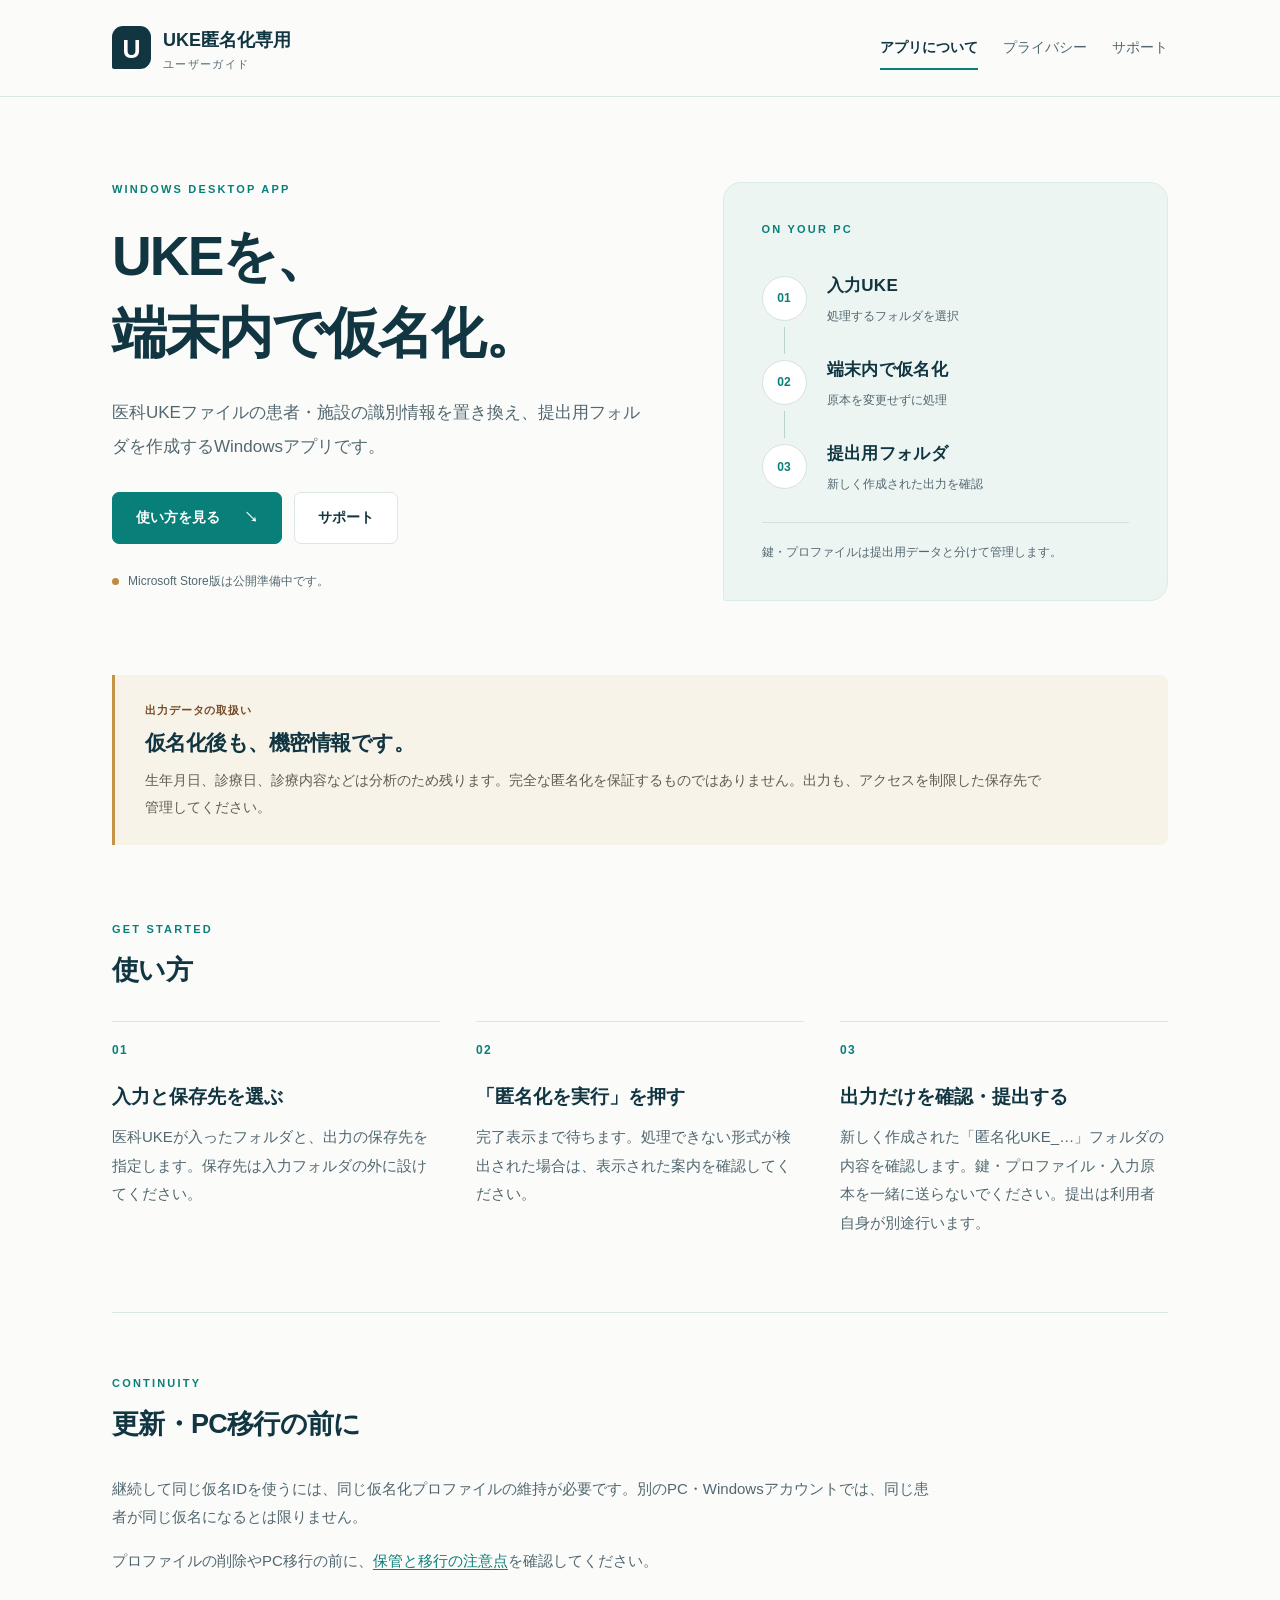
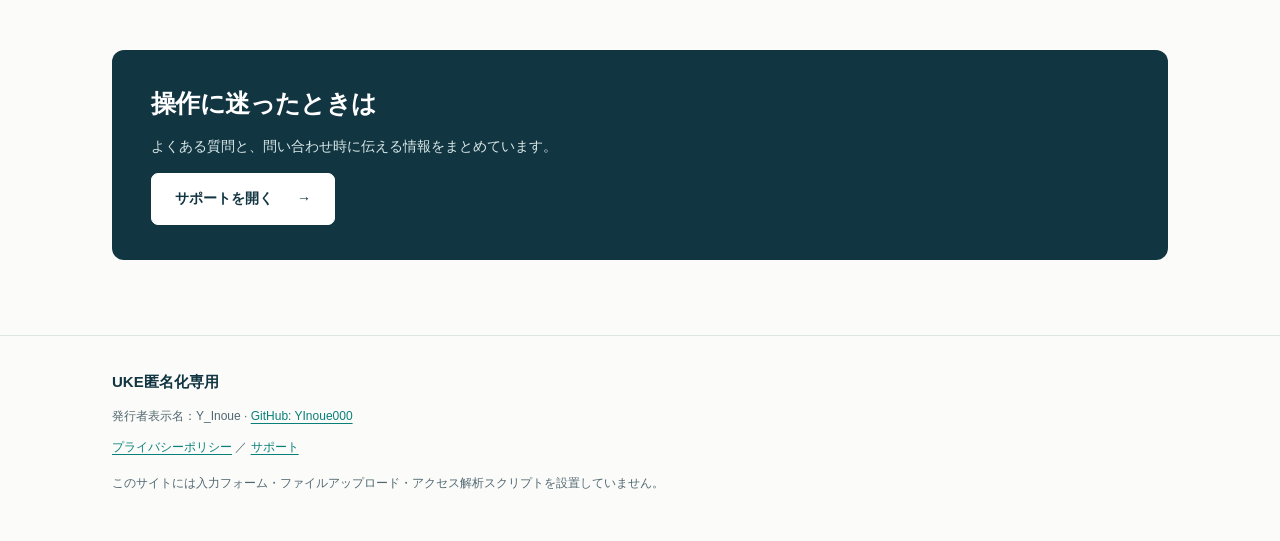
<file: index.html>
<!doctype html>
<html lang="ja"><head><meta charset="utf-8"><meta name="viewport" content="width=device-width, initial-scale=1">
<title>アプリについて | UKE匿名化専用</title><meta name="description" content="医科UKEを端末内で仮名化するWindowsアプリの使い方とデータ管理の案内。">
<meta name="color-scheme" content="light"><meta name="referrer" content="strict-origin-when-cross-origin">
<link rel="stylesheet" href="styles.css"></head><body>
<a class="skip" href="#main">本文へ移動</a><header class="site-header"><div class="wrap header-row">
<a class="brand" href="index.html"><span class="brand-mark" aria-hidden="true">U</span><span>UKE匿名化専用<small>ユーザーガイド</small></span></a>
<nav aria-label="メインナビゲーション"><a href="index.html" aria-current="page">アプリについて</a><a href="privacy.html">プライバシー</a><a href="support.html">サポート</a></nav></div></header>
<main id="main" class="wrap"><section class="hero"><div class="hero-copy"><p class="eyebrow">WINDOWS DESKTOP APP</p>
<h1>UKEを、<br>端末内で仮名化。</h1><p class="lead">医科UKEファイルの患者・施設の識別情報を置き換え、提出用フォルダを作成するWindowsアプリです。</p>
<div class="actions"><a class="button primary" href="#how-to">使い方を見る <span aria-hidden="true">↘</span></a><a class="button secondary" href="support.html">サポート</a></div>
<p class="release-status"><span class="status-dot" aria-hidden="true"></span>Microsoft Store版は公開準備中です。</p></div>
<aside class="workflow" aria-label="処理の流れ"><p class="eyebrow">ON YOUR PC</p><div class="flow-step"><span class="step-number">01</span><div><strong>入力UKE</strong><p>処理するフォルダを選択</p></div></div><div class="flow-line" aria-hidden="true"></div><div class="flow-step"><span class="step-number">02</span><div><strong>端末内で仮名化</strong><p>原本を変更せずに処理</p></div></div><div class="flow-line" aria-hidden="true"></div><div class="flow-step"><span class="step-number">03</span><div><strong>提出用フォルダ</strong><p>新しく作成された出力を確認</p></div></div><p class="flow-note">鍵・プロファイルは提出用データと分けて管理します。</p></aside></section>
<section class="notice"><span class="notice-label">出力データの取扱い</span><h2>仮名化後も、機密情報です。</h2><p>生年月日、診療日、診療内容などは分析のため残ります。完全な匿名化を保証するものではありません。出力も、アクセスを制限した保存先で管理してください。</p></section>
<section class="section" id="how-to"><div class="section-title"><p class="eyebrow">GET STARTED</p><h2>使い方</h2></div><ol class="instructions"><li><h3>入力と保存先を選ぶ</h3><p>医科UKEが入ったフォルダと、出力の保存先を指定します。保存先は入力フォルダの外に設けてください。</p></li><li><h3>「匿名化を実行」を押す</h3><p>完了表示まで待ちます。処理できない形式が検出された場合は、表示された案内を確認してください。</p></li><li><h3>出力だけを確認・提出する</h3><p>新しく作成された「匿名化UKE_…」フォルダの内容を確認します。鍵・プロファイル・入力原本を一緒に送らないでください。提出は利用者自身が別途行います。</p></li></ol></section>
<section class="section divider"><div class="section-title"><p class="eyebrow">CONTINUITY</p><h2>更新・PC移行の前に</h2></div><div class="prose"><p>継続して同じ仮名IDを使うには、同じ仮名化プロファイルの維持が必要です。別のPC・Windowsアカウントでは、同じ患者が同じ仮名になるとは限りません。</p><p>プロファイルの削除やPC移行の前に、<a href="support.html#profile">保管と移行の注意点</a>を確認してください。</p></div></section>
<section class="bottom-callout"><h2>操作に迷ったときは</h2><p>よくある質問と、問い合わせ時に伝える情報をまとめています。</p><a class="button primary" href="support.html">サポートを開く <span aria-hidden="true">→</span></a></section></main>
<footer class="site-footer"><div class="wrap"><p class="footer-brand">UKE匿名化専用</p><p>発行者表示名：Y_Inoue · <a href="https://github.com/YInoue000">GitHub: YInoue000</a></p>
<p><a href="privacy.html">プライバシーポリシー</a><span aria-hidden="true"> ／ </span><a href="support.html">サポート</a></p>
<p class="fine">このサイトには入力フォーム・ファイルアップロード・アクセス解析スクリプトを設置していません。</p></div></footer>
</body></html>
</file>
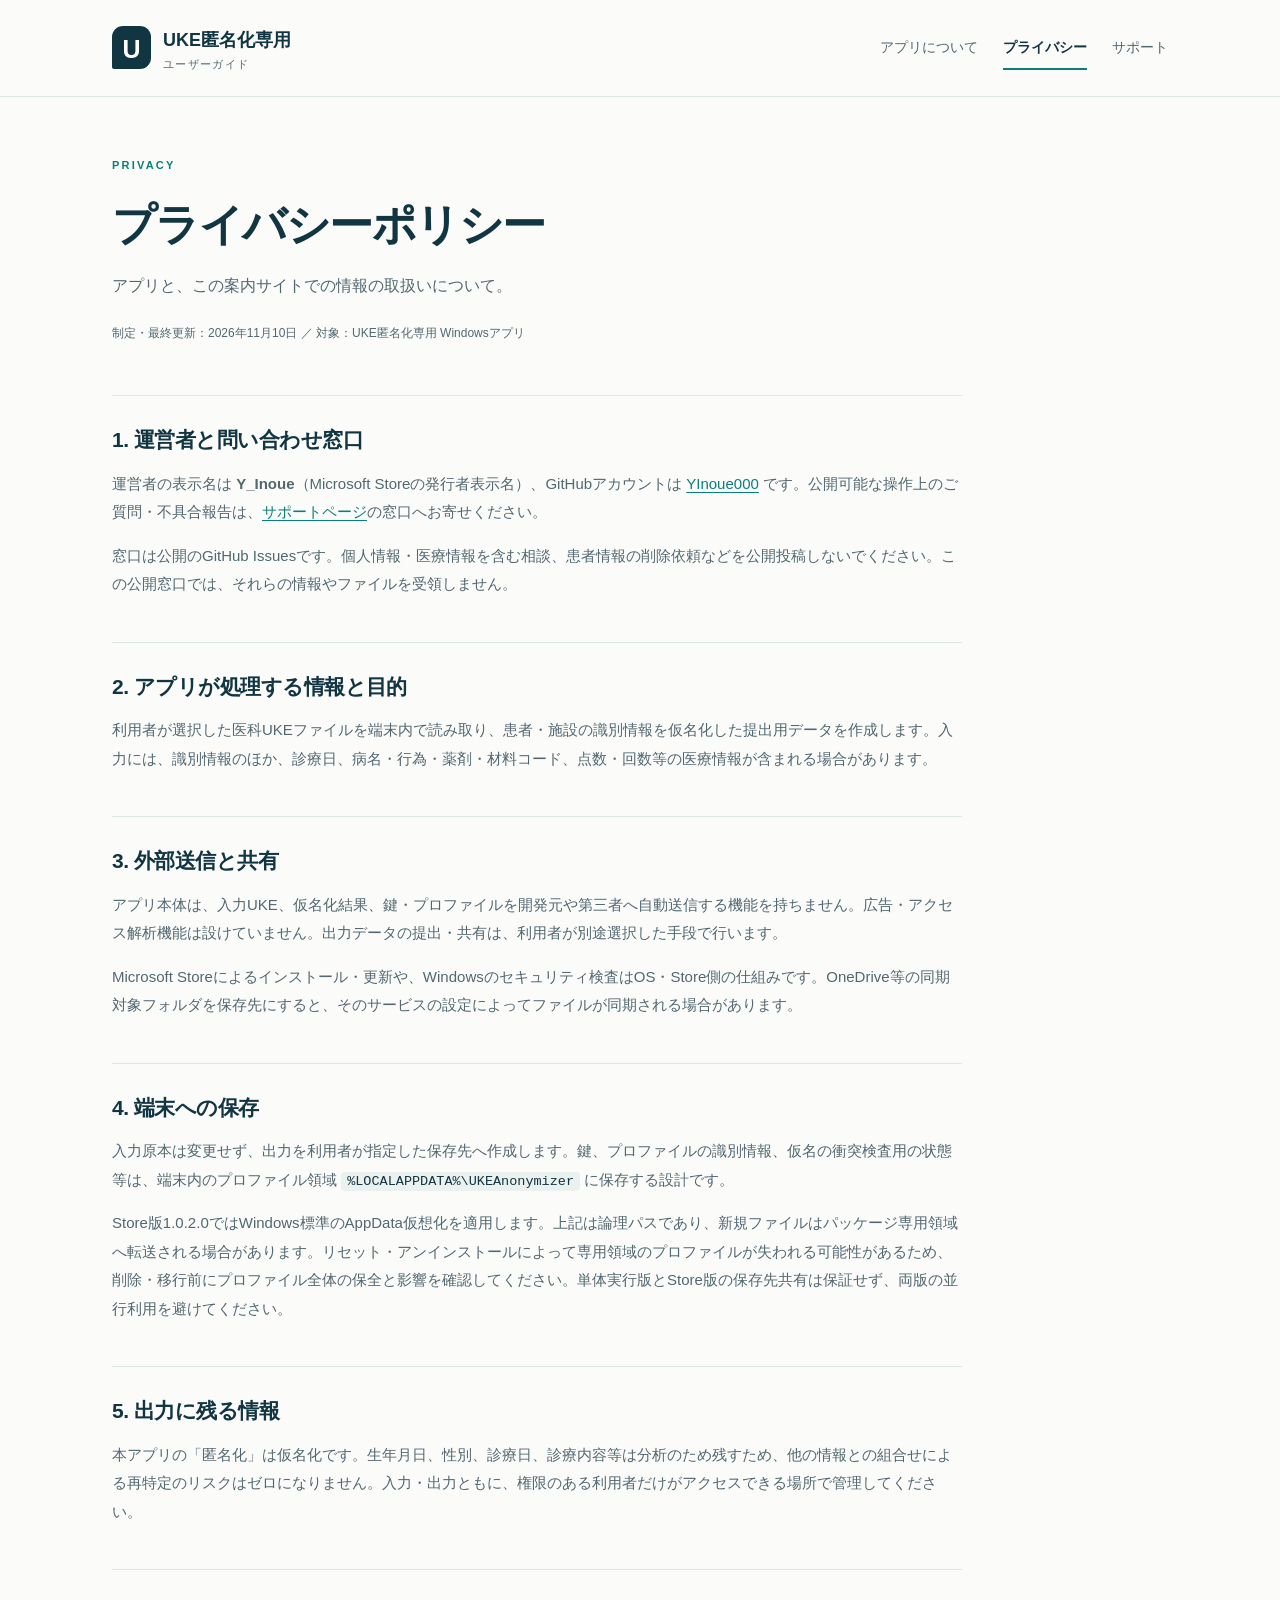
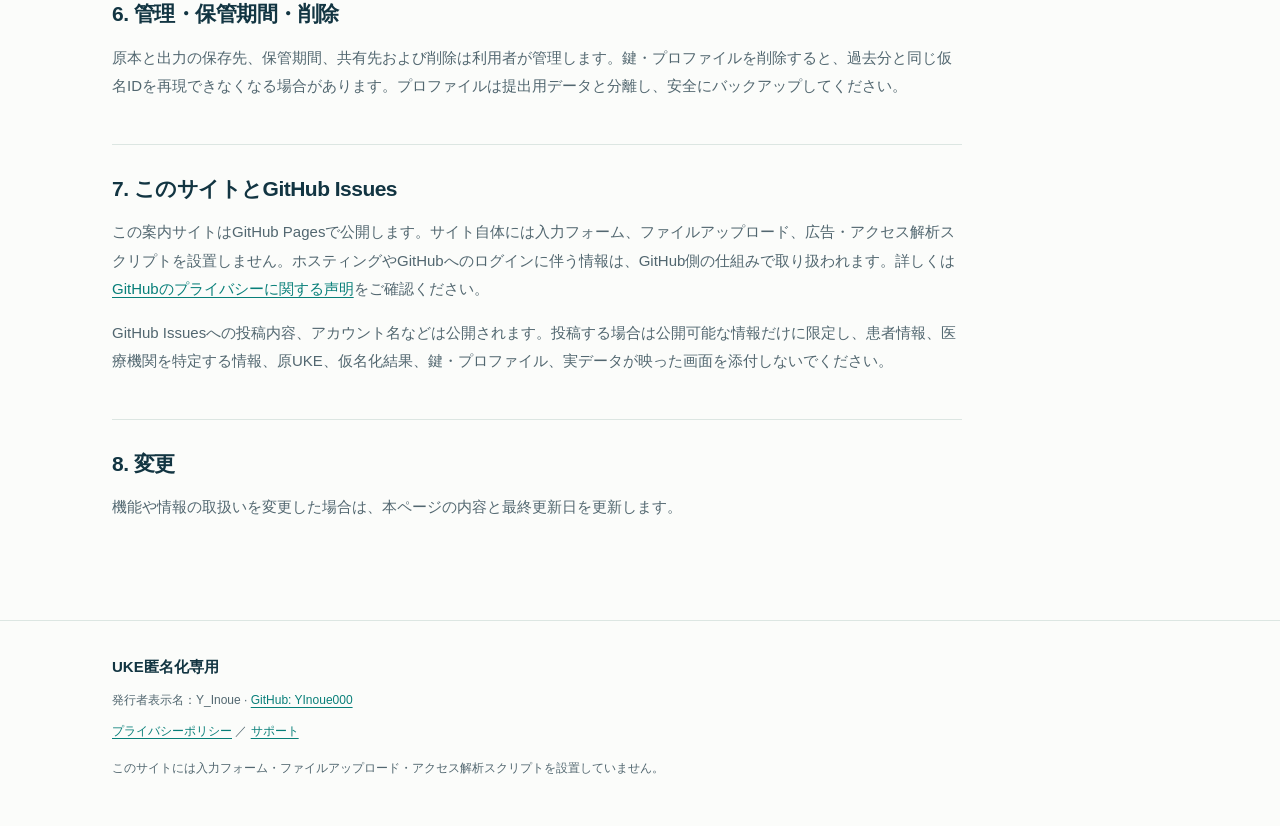
<file: privacy.html>
<!doctype html>
<html lang="ja"><head><meta charset="utf-8"><meta name="viewport" content="width=device-width, initial-scale=1">
<title>プライバシーポリシー | UKE匿名化専用</title><meta name="description" content="UKE匿名化専用アプリとサポートサイトの情報の取扱いについて。">
<meta name="color-scheme" content="light"><meta name="referrer" content="strict-origin-when-cross-origin">
<link rel="stylesheet" href="styles.css"></head><body>
<a class="skip" href="#main">本文へ移動</a><header class="site-header"><div class="wrap header-row">
<a class="brand" href="index.html"><span class="brand-mark" aria-hidden="true">U</span><span>UKE匿名化専用<small>ユーザーガイド</small></span></a>
<nav aria-label="メインナビゲーション"><a href="index.html">アプリについて</a><a href="privacy.html" aria-current="page">プライバシー</a><a href="support.html">サポート</a></nav></div></header>
<main id="main" class="wrap"><header class="page-heading"><p class="eyebrow">PRIVACY</p><h1>プライバシーポリシー</h1><p class="lead">アプリと、この案内サイトでの情報の取扱いについて。</p><p class="meta">制定・最終更新：2026年11月10日 ／ 対象：UKE匿名化専用 Windowsアプリ</p></header>
<article class="document"><section><h2>1. 運営者と問い合わせ窓口</h2><p>運営者の表示名は <strong>Y_Inoue</strong>（Microsoft Storeの発行者表示名）、GitHubアカウントは <a href="https://github.com/YInoue000">YInoue000</a> です。公開可能な操作上のご質問・不具合報告は、<a href="support.html#contact">サポートページ</a>の窓口へお寄せください。</p><p>窓口は公開のGitHub Issuesです。個人情報・医療情報を含む相談、患者情報の削除依頼などを公開投稿しないでください。この公開窓口では、それらの情報やファイルを受領しません。</p></section>
<section><h2>2. アプリが処理する情報と目的</h2><p>利用者が選択した医科UKEファイルを端末内で読み取り、患者・施設の識別情報を仮名化した提出用データを作成します。入力には、識別情報のほか、診療日、病名・行為・薬剤・材料コード、点数・回数等の医療情報が含まれる場合があります。</p></section>
<section><h2>3. 外部送信と共有</h2><p>アプリ本体は、入力UKE、仮名化結果、鍵・プロファイルを開発元や第三者へ自動送信する機能を持ちません。広告・アクセス解析機能は設けていません。出力データの提出・共有は、利用者が別途選択した手段で行います。</p><p>Microsoft Storeによるインストール・更新や、Windowsのセキュリティ検査はOS・Store側の仕組みです。OneDrive等の同期対象フォルダを保存先にすると、そのサービスの設定によってファイルが同期される場合があります。</p></section>
<section><h2>4. 端末への保存</h2><p>入力原本は変更せず、出力を利用者が指定した保存先へ作成します。鍵、プロファイルの識別情報、仮名の衝突検査用の状態等は、端末内のプロファイル領域 <code>%LOCALAPPDATA%\UKEAnonymizer</code> に保存する設計です。</p><p>Store版1.0.2.0ではWindows標準のAppData仮想化を適用します。上記は論理パスであり、新規ファイルはパッケージ専用領域へ転送される場合があります。リセット・アンインストールによって専用領域のプロファイルが失われる可能性があるため、削除・移行前にプロファイル全体の保全と影響を確認してください。単体実行版とStore版の保存先共有は保証せず、両版の並行利用を避けてください。</p></section>
<section><h2>5. 出力に残る情報</h2><p>本アプリの「匿名化」は仮名化です。生年月日、性別、診療日、診療内容等は分析のため残すため、他の情報との組合せによる再特定のリスクはゼロになりません。入力・出力ともに、権限のある利用者だけがアクセスできる場所で管理してください。</p></section>
<section><h2>6. 管理・保管期間・削除</h2><p>原本と出力の保存先、保管期間、共有先および削除は利用者が管理します。鍵・プロファイルを削除すると、過去分と同じ仮名IDを再現できなくなる場合があります。プロファイルは提出用データと分離し、安全にバックアップしてください。</p></section>
<section><h2>7. このサイトとGitHub Issues</h2><p>この案内サイトはGitHub Pagesで公開します。サイト自体には入力フォーム、ファイルアップロード、広告・アクセス解析スクリプトを設置しません。ホスティングやGitHubへのログインに伴う情報は、GitHub側の仕組みで取り扱われます。詳しくは <a href="https://docs.github.com/site-policy/privacy-policies/github-privacy-statement">GitHubのプライバシーに関する声明</a>をご確認ください。</p><p>GitHub Issuesへの投稿内容、アカウント名などは公開されます。投稿する場合は公開可能な情報だけに限定し、患者情報、医療機関を特定する情報、原UKE、仮名化結果、鍵・プロファイル、実データが映った画面を添付しないでください。</p></section>
<section><h2>8. 変更</h2><p>機能や情報の取扱いを変更した場合は、本ページの内容と最終更新日を更新します。</p></section></article></main>
<footer class="site-footer"><div class="wrap"><p class="footer-brand">UKE匿名化専用</p><p>発行者表示名：Y_Inoue · <a href="https://github.com/YInoue000">GitHub: YInoue000</a></p>
<p><a href="privacy.html">プライバシーポリシー</a><span aria-hidden="true"> ／ </span><a href="support.html">サポート</a></p>
<p class="fine">このサイトには入力フォーム・ファイルアップロード・アクセス解析スクリプトを設置していません。</p></div></footer>
</body></html>
</file>
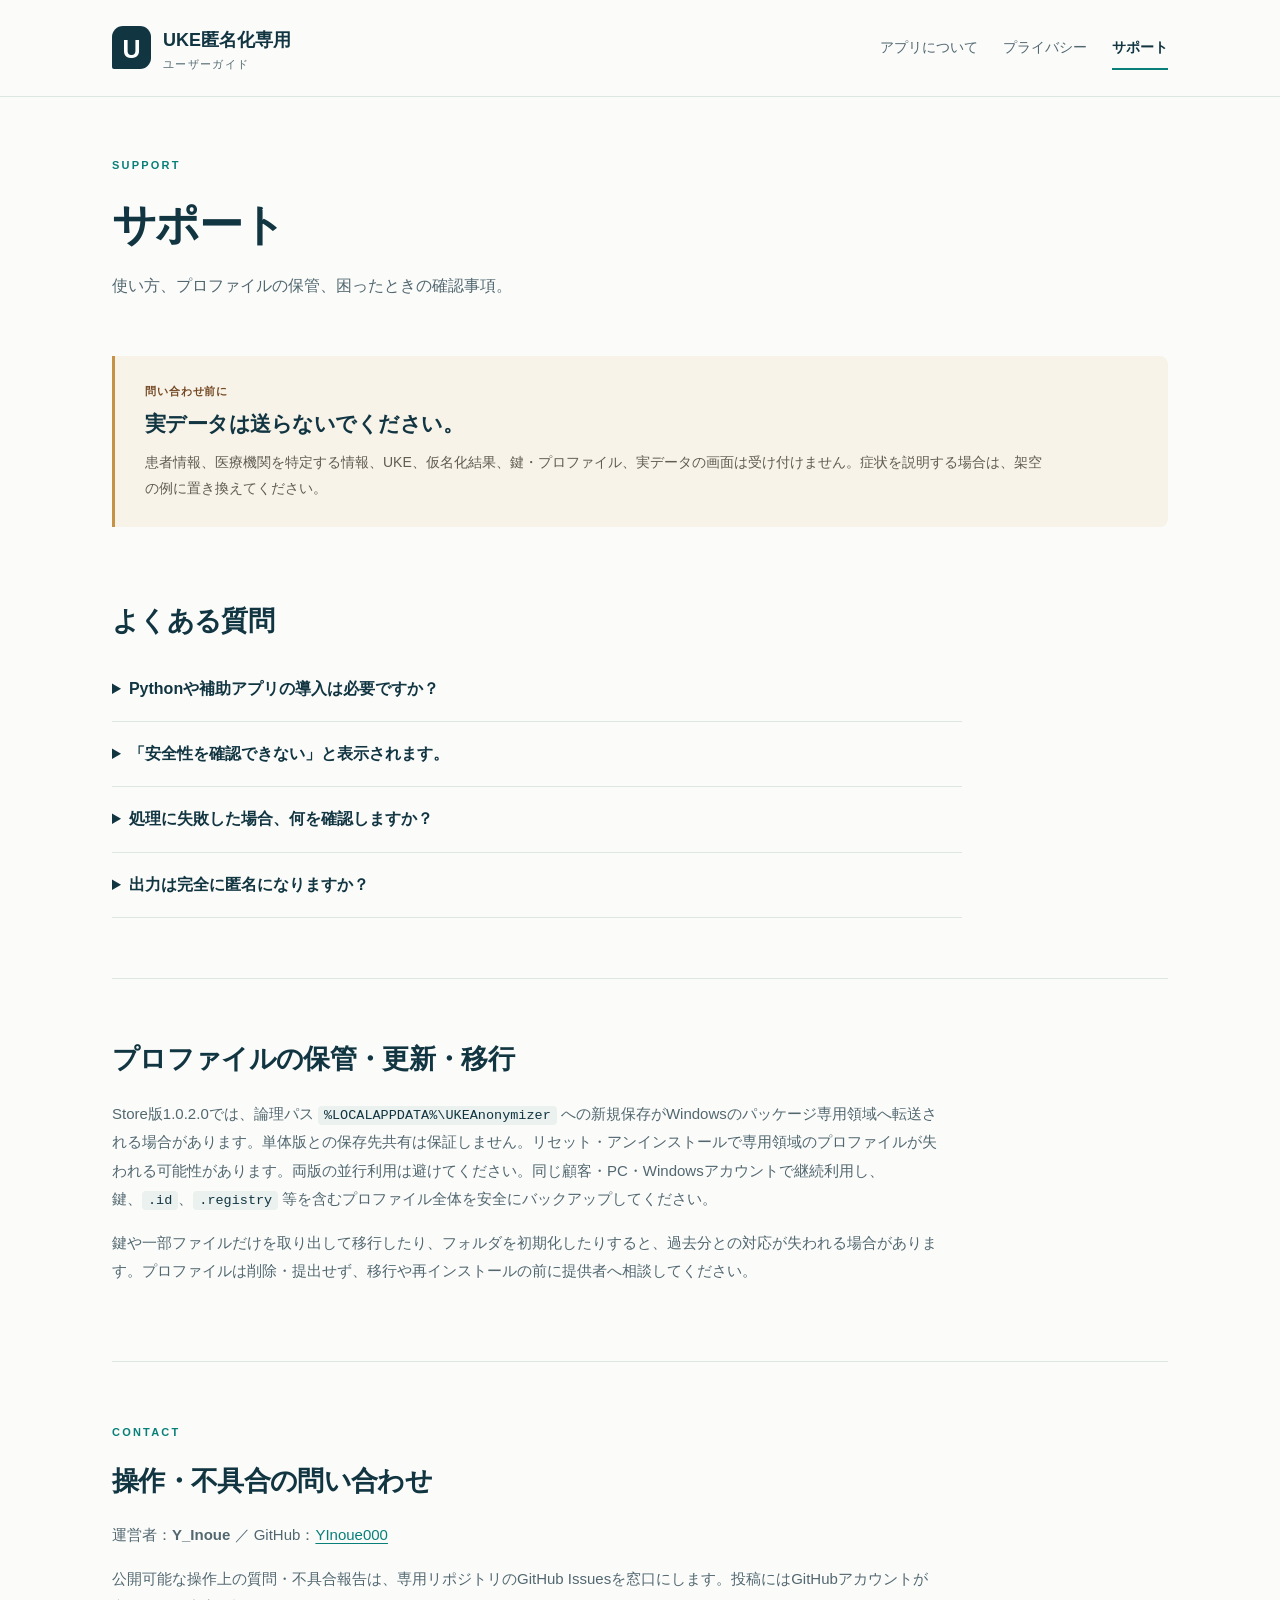
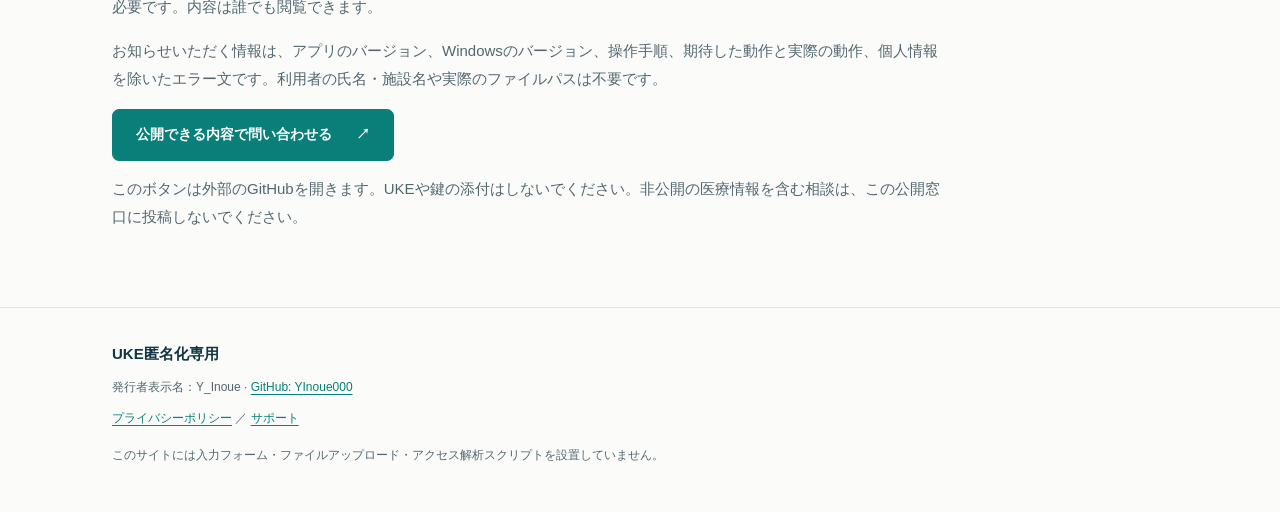
<file: support.html>
<!doctype html>
<html lang="ja"><head><meta charset="utf-8"><meta name="viewport" content="width=device-width, initial-scale=1">
<title>サポート | UKE匿名化専用</title><meta name="description" content="UKE匿名化専用アプリの操作・プロファイル管理・問い合わせ窓口。">
<meta name="color-scheme" content="light"><meta name="referrer" content="strict-origin-when-cross-origin">
<link rel="stylesheet" href="styles.css"></head><body>
<a class="skip" href="#main">本文へ移動</a><header class="site-header"><div class="wrap header-row">
<a class="brand" href="index.html"><span class="brand-mark" aria-hidden="true">U</span><span>UKE匿名化専用<small>ユーザーガイド</small></span></a>
<nav aria-label="メインナビゲーション"><a href="index.html">アプリについて</a><a href="privacy.html">プライバシー</a><a href="support.html" aria-current="page">サポート</a></nav></div></header>
<main id="main" class="wrap"><header class="page-heading"><p class="eyebrow">SUPPORT</p><h1>サポート</h1><p class="lead">使い方、プロファイルの保管、困ったときの確認事項。</p></header>
<section class="notice"><span class="notice-label">問い合わせ前に</span><h2>実データは送らないでください。</h2><p>患者情報、医療機関を特定する情報、UKE、仮名化結果、鍵・プロファイル、実データの画面は受け付けません。症状を説明する場合は、架空の例に置き換えてください。</p></section>
<section class="section faq"><h2>よくある質問</h2><details><summary>Pythonや補助アプリの導入は必要ですか？</summary><p>今回準備しているWindows版は単一exeのアプリです。通常の利用にPythonや補助exeは必要ありません。</p></details><details><summary>「安全性を確認できない」と表示されます。</summary><p>現在、Microsoft Store版の公開準備を進めています。未署名の申請用MSIXや内部準備ZIPは顧客向け配布物ではありません。公開後は提供者の案内するMicrosoft Storeのリンクから取得してください。警告の文言は、個人情報を含めずに窓口へお知らせください。</p></details><details><summary>処理に失敗した場合、何を確認しますか？</summary><p>入力・出力フォルダの指定、保存先の書込み権限、空き容量、画面のエラー案内を確認してください。元ファイルを加工して無理に通さず、対応形式について問い合わせてください。</p></details><details><summary>出力は完全に匿名になりますか？</summary><p>本アプリは仮名化を行います。生年月日、診療日、診療内容等が残るため、出力も機密情報です。取扱いは<a href="privacy.html">プライバシーポリシー</a>をご確認ください。</p></details></section>
<section class="section divider" id="profile"><h2>プロファイルの保管・更新・移行</h2><div class="prose"><p>Store版1.0.2.0では、論理パス <code>%LOCALAPPDATA%\UKEAnonymizer</code> への新規保存がWindowsのパッケージ専用領域へ転送される場合があります。単体版との保存先共有は保証しません。リセット・アンインストールで専用領域のプロファイルが失われる可能性があります。両版の並行利用は避けてください。同じ顧客・PC・Windowsアカウントで継続利用し、鍵、<code>.id</code>、<code>.registry</code> 等を含むプロファイル全体を安全にバックアップしてください。</p><p>鍵や一部ファイルだけを取り出して移行したり、フォルダを初期化したりすると、過去分との対応が失われる場合があります。プロファイルは削除・提出せず、移行や再インストールの前に提供者へ相談してください。</p></div></section>
<section class="section divider" id="contact"><p class="eyebrow">CONTACT</p><h2>操作・不具合の問い合わせ</h2><div class="prose"><p>運営者：<strong>Y_Inoue</strong> ／ GitHub：<a href="https://github.com/YInoue000">YInoue000</a></p><p>公開可能な操作上の質問・不具合報告は、専用リポジトリのGitHub Issuesを窓口にします。投稿にはGitHubアカウントが必要です。内容は誰でも閲覧できます。</p><p>お知らせいただく情報は、アプリのバージョン、Windowsのバージョン、操作手順、期待した動作と実際の動作、個人情報を除いたエラー文です。利用者の氏名・施設名や実際のファイルパスは不要です。</p><a class="button primary" href="https://github.com/YInoue000/uke-anonymizer-support/issues/new?template=support.yml">公開できる内容で問い合わせる <span aria-hidden="true">↗</span></a><p class="fine">このボタンは外部のGitHubを開きます。UKEや鍵の添付はしないでください。非公開の医療情報を含む相談は、この公開窓口に投稿しないでください。</p></div></section></main>
<footer class="site-footer"><div class="wrap"><p class="footer-brand">UKE匿名化専用</p><p>発行者表示名：Y_Inoue · <a href="https://github.com/YInoue000">GitHub: YInoue000</a></p>
<p><a href="privacy.html">プライバシーポリシー</a><span aria-hidden="true"> ／ </span><a href="support.html">サポート</a></p>
<p class="fine">このサイトには入力フォーム・ファイルアップロード・アクセス解析スクリプトを設置していません。</p></div></footer>
</body></html>
</file>
<file: styles.css>
:root{--ink:#123542;--muted:#526770;--accent:#087f79;--light:#edf5f3;--paper:#fbfcfa;--line:#dce6e2;--warn:#744924}*{box-sizing:border-box}html{scroll-behavior:smooth;scroll-padding-top:110px}body{margin:0;background:var(--paper);color:var(--ink);font-family:-apple-system,BlinkMacSystemFont,"Segoe UI","Yu Gothic UI","Meiryo",sans-serif;line-height:1.9;overflow-wrap:anywhere}a{color:var(--accent);text-underline-offset:.22em}a:hover{text-decoration-thickness:2px}a:focus-visible,summary:focus-visible{outline:3px solid #db9b31;outline-offset:5px}.wrap{max-width:1120px;padding:0 32px;margin:auto}.skip{position:absolute;left:18px;top:-100px;padding:12px;background:white;z-index:10}.skip:focus{top:12px}.site-header{border-bottom:1px solid var(--line);background:rgba(251,252,250,.98)}.header-row{display:flex;align-items:center;justify-content:space-between;gap:24px;min-height:96px}.brand{display:flex;align-items:center;gap:12px;color:var(--ink);font-weight:750;text-decoration:none;font-size:18px;white-space:nowrap}.brand small{display:block;font-size:11px;letter-spacing:.12em;color:var(--muted);font-weight:500;line-height:1.4}.brand-mark{display:grid;place-items:center;width:39px;height:43px;background:var(--ink);color:white;font-size:25px;font-weight:650;border-radius:11px 11px 11px 2px}.header-row nav{display:flex;gap:25px;font-size:14px}.header-row nav a{text-decoration:none;color:var(--muted);padding:8px 0}.header-row nav a[aria-current]{color:var(--ink);border-bottom:2px solid var(--accent);font-weight:700}.hero{display:grid;grid-template-columns:1.2fr 1fr;gap:76px;align-items:center;padding:82px 0 70px}.eyebrow{font-size:11px;letter-spacing:.2em;font-weight:750;color:var(--accent);margin:0 0 18px}h1,h2,h3,p{margin-top:0}h1{font-size:clamp(38px,4.3vw,61px);line-height:1.4;letter-spacing:-.035em;margin-bottom:24px}h2{font-size:27px;line-height:1.5;letter-spacing:-.025em;margin-bottom:20px}h3{font-size:19px;margin-bottom:8px}.lead{font-size:17px;color:var(--muted);line-height:2;max-width:640px}.actions{display:flex;flex-wrap:wrap;gap:12px;margin-top:28px}.button{display:inline-flex;align-items:center;justify-content:center;gap:24px;padding:13px 23px;border-radius:7px;text-decoration:none;font-size:14px;font-weight:700;line-height:1.7}.primary{background:var(--accent);color:white;border:1px solid var(--accent)}.primary:hover{background:#096963;border-color:#096963}.secondary{background:white;border:1px solid var(--line);color:var(--ink)}.release-status{margin-top:26px;font-size:12px;color:var(--muted)}.status-dot{display:inline-block;width:7px;height:7px;background:#bd8a3f;border-radius:50%;margin-right:9px}.workflow{background:var(--light);padding:36px 38px;border-radius:18px 18px 18px 3px;border:1px solid #dcebe5;position:relative}.workflow>.eyebrow{margin-bottom:30px}.flow-step{display:flex;gap:20px;align-items:center}.step-number{display:grid;place-items:center;flex:0 0 45px;height:45px;font-size:12px;font-weight:700;color:var(--accent);background:white;border:1px solid #d3e4dd;border-radius:50%}.flow-step strong{font-size:17px;letter-spacing:.02em}.flow-step p{font-size:12px;color:var(--muted);margin:2px 0 0}.flow-line{height:27px;margin-left:22px;border-left:1px solid #b9d4c8}.flow-note{border-top:1px solid #d0e3d9;margin:27px 0 0;padding-top:18px;font-size:12px;color:var(--muted)}.notice{background:#f8f3e9;border-left:3px solid #c69246;padding:25px 30px;border-radius:0 8px 8px 0;margin:0 0 14px}.notice-label{display:block;color:var(--warn);font-size:11px;letter-spacing:.08em;font-weight:700;margin-bottom:6px}.notice h2{font-size:21px;margin-bottom:9px}.notice p{font-size:14px;color:#5f5c52;max-width:900px;margin-bottom:0}.section{padding:60px 0}.section-title{margin-bottom:30px}.section-title .eyebrow{margin-bottom:10px}.instructions{list-style:none;padding:0;margin:0;display:grid;grid-template-columns:repeat(3,1fr);gap:36px;counter-reset:step}.instructions li{counter-increment:step}.instructions li::before{content:"0" counter(step);display:block;font-size:12px;color:var(--accent);font-weight:750;border-top:1px solid var(--line);padding-top:17px;margin-bottom:18px;letter-spacing:.1em}.instructions p,.prose p{font-size:15px;color:var(--muted)}.divider{border-top:1px solid var(--line)}.prose{max-width:830px}.bottom-callout{background:var(--ink);color:white;padding:35px 39px;margin:0 0 75px;border-radius:12px}.bottom-callout h2{font-size:25px;margin-bottom:10px}.bottom-callout p{font-size:14px;color:#d8e8e7}.bottom-callout .button{background:white;color:var(--ink);border-color:white}.site-footer{border-top:1px solid var(--line);padding:32px 0 38px}.site-footer p{font-size:12px;color:var(--muted);margin-bottom:8px}.site-footer .footer-brand{color:var(--ink);font-size:15px;font-weight:750}.site-footer .fine,.fine{font-size:12px;color:var(--muted);margin-top:14px}.page-heading{padding:58px 0 38px}.page-heading h1{font-size:clamp(31px,3.7vw,44px);margin-bottom:15px}.page-heading .lead{font-size:16px}.meta{font-size:12px;color:var(--muted);margin-top:20px}.document{max-width:850px;padding-bottom:55px}.document section{padding:28px 0;border-top:1px solid var(--line)}.document h2{font-size:21px;margin-bottom:14px}.document p{font-size:15px;color:var(--muted)}code{font-family:Consolas,monospace;font-size:.9em;padding:2px 6px;background:#eaf1ee;border-radius:4px;color:var(--ink)}.faq details{border-bottom:1px solid var(--line);padding:17px 0;max-width:850px}.faq summary{cursor:pointer;font-size:16px;font-weight:650;padding-right:10px}.faq details p{font-size:14px;color:var(--muted);padding:13px 22px 0;margin-bottom:0}.faq>h2{margin-bottom:15px}
@media(max-width:800px){.wrap{padding:0 22px}.header-row{gap:15px;flex-wrap:wrap;padding-top:18px;padding-bottom:16px}.header-row nav{gap:22px;font-size:13px}.hero{grid-template-columns:1fr;gap:36px;padding:46px 0}.workflow{max-width:550px;padding:29px}.hero h1{font-size:clamp(32px,8.4vw,46px)}.hero .lead{max-width:550px}.instructions{grid-template-columns:1fr;gap:20px}.section{padding:38px 0}.bottom-callout{margin-bottom:45px;padding:28px}.page-heading{padding-top:40px}.notice{padding:21px 23px}.notice h2{font-size:20px}.document p{font-size:14px}}
@media(prefers-reduced-motion:reduce){html{scroll-behavior:auto}}
@media print{.site-header nav,.actions,.button,.skip{display:none}.hero{padding-top:20px}.wrap{max-width:none}.workflow{break-inside:avoid}body{background:white;color:black}a{color:inherit}.notice{break-inside:avoid}details>p{display:block}}
</file>
